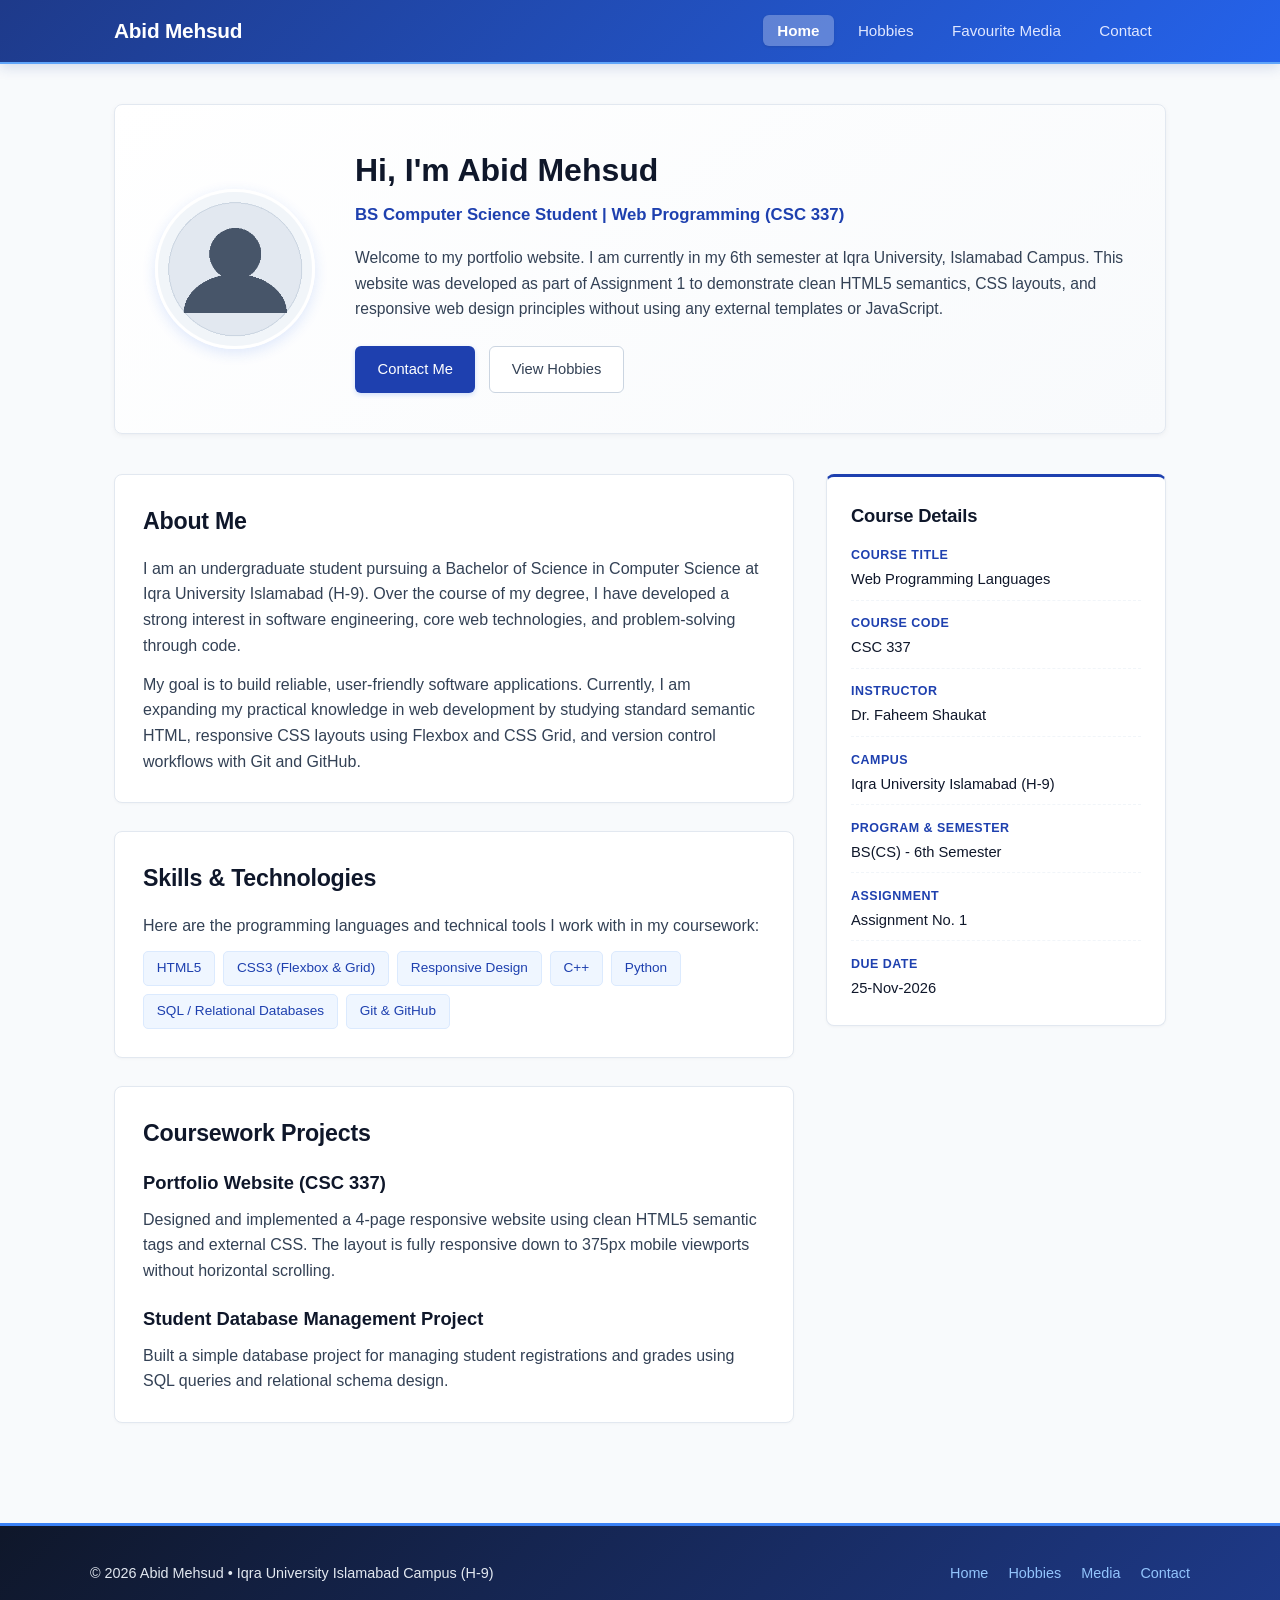
<file: index.html>
<!DOCTYPE html>
<html lang="en">
<head>
  <meta charset="UTF-8">
  <meta name="viewport" content="width=device-width, initial-scale=1.0">
  <meta name="description" content="Portfolio website of Abid Mehsud, BS Computer Science student at Iqra University Islamabad.">
  <meta name="author" content="Abid Mehsud">
  <title>Abid Mehsud - Portfolio</title>
  <link rel="icon" type="image/png" href="images/favicon.png">
  <link rel="stylesheet" href="css/style.css">
</head>
<body>

  <!-- Sticky Header with Flexbox Navigation -->
  <header class="site-header">
    <div class="header-inner">
      <a href="index.html" class="site-logo">Abid Mehsud</a>
      <nav class="main-nav" aria-label="Main Navigation">
        <ul class="nav-list">
          <li><a href="index.html" class="nav-link active">Home</a></li>
          <li><a href="hobbies.html" class="nav-link">Hobbies</a></li>
          <li><a href="media.html" class="nav-link">Favourite Media</a></li>
          <li><a href="contact.html" class="nav-link">Contact</a></li>
        </ul>
      </nav>
    </div>
  </header>

  <!-- Main Content -->
  <main class="main-wrapper">

    <!-- Hero Section -->
    <section class="hero-card">
      <div class="hero-img">
        <img src="images/profile.png" alt="Abid Mehsud Profile Photo" width="160" height="160">
      </div>
      <div class="hero-content">
        <h1>Hi, I'm Abid Mehsud</h1>
        <p class="hero-title">BS Computer Science Student | Web Programming (CSC 337)</p>
        <p class="hero-desc">
          Welcome to my portfolio website. I am currently in my 6th semester at Iqra University, Islamabad Campus. 
          This website was developed as part of Assignment 1 to demonstrate clean HTML5 semantics, CSS layouts, 
          and responsive web design principles without using any external templates or JavaScript.
        </p>
        <div class="hero-buttons">
          <a href="contact.html" class="btn btn-primary">Contact Me</a>
          <a href="hobbies.html" class="btn btn-secondary">View Hobbies</a>
        </div>
      </div>
    </section>

    <!-- Two-Column Layout (Main Articles + Course Details Aside) -->
    <div class="home-columns">
      
      <!-- Primary Column -->
      <div class="primary-col">
        
        <!-- About Me Section -->
        <section class="content-box">
          <h2 class="section-heading">About Me</h2>
          <article>
            <p>
              I am an undergraduate student pursuing a Bachelor of Science in Computer Science at Iqra University Islamabad (H-9). 
              Over the course of my degree, I have developed a strong interest in software engineering, core web technologies, 
              and problem-solving through code.
            </p>
            <p style="margin-top: 0.85rem;">
              My goal is to build reliable, user-friendly software applications. Currently, I am expanding my practical knowledge 
              in web development by studying standard semantic HTML, responsive CSS layouts using Flexbox and CSS Grid, and version 
              control workflows with Git and GitHub.
            </p>
          </article>
        </section>

        <!-- Skills Section -->
        <section class="content-box">
          <h2 class="section-heading">Skills &amp; Technologies</h2>
          <article>
            <p>Here are the programming languages and technical tools I work with in my coursework:</p>
            <div class="skills-list">
              <span class="skill-item">HTML5</span>
              <span class="skill-item">CSS3 (Flexbox &amp; Grid)</span>
              <span class="skill-item">Responsive Design</span>
              <span class="skill-item">C++</span>
              <span class="skill-item">Python</span>
              <span class="skill-item">SQL / Relational Databases</span>
              <span class="skill-item">Git &amp; GitHub</span>
            </div>
          </article>
        </section>

        <!-- Projects Section -->
        <section class="content-box">
          <h2 class="section-heading">Coursework Projects</h2>
          <article style="margin-bottom: 1.25rem;">
            <h3 class="sub-heading">Portfolio Website (CSC 337)</h3>
            <p>
              Designed and implemented a 4-page responsive website using clean HTML5 semantic tags and external CSS. 
              The layout is fully responsive down to 375px mobile viewports without horizontal scrolling.
            </p>
          </article>
          <article>
            <h3 class="sub-heading">Student Database Management Project</h3>
            <p>
              Built a simple database project for managing student registrations and grades using SQL queries 
              and relational schema design.
            </p>
          </article>
        </section>

      </div>

      <!-- Aside Sidebar -->
      <aside class="sidebar-col">
        
        <div class="course-info-card">
          <h2 class="section-heading" style="font-size: 1.15rem; margin-bottom: 1rem;">Course Details</h2>
          
          <div class="info-row">
            <span class="info-label">Course Title</span>
            <span class="info-value">Web Programming Languages</span>
          </div>
          
          <div class="info-row">
            <span class="info-label">Course Code</span>
            <span class="info-value">CSC 337</span>
          </div>

          <div class="info-row">
            <span class="info-label">Instructor</span>
            <span class="info-value">Dr. Faheem Shaukat</span>
          </div>

          <div class="info-row">
            <span class="info-label">Campus</span>
            <span class="info-value">Iqra University Islamabad (H-9)</span>
          </div>

          <div class="info-row">
            <span class="info-label">Program &amp; Semester</span>
            <span class="info-value">BS(CS) - 6th Semester</span>
          </div>

          <div class="info-row">
            <span class="info-label">Assignment</span>
            <span class="info-value">Assignment No. 1</span>
          </div>

          <div class="info-row">
            <span class="info-label">Due Date</span>
            <span class="info-value">25-Nov-2026</span>
          </div>
        </div>

      </aside>

    </div>

  </main>

  <!-- Site Footer -->
  <footer class="site-footer">
    <div class="footer-inner">
      <p>&copy; 2026 Abid Mehsud &bull; Iqra University Islamabad Campus (H-9)</p>
      <ul class="footer-nav">
        <li><a href="index.html">Home</a></li>
        <li><a href="hobbies.html">Hobbies</a></li>
        <li><a href="media.html">Media</a></li>
        <li><a href="contact.html">Contact</a></li>
      </ul>
    </div>
  </footer>

</body>
</html>
</file>
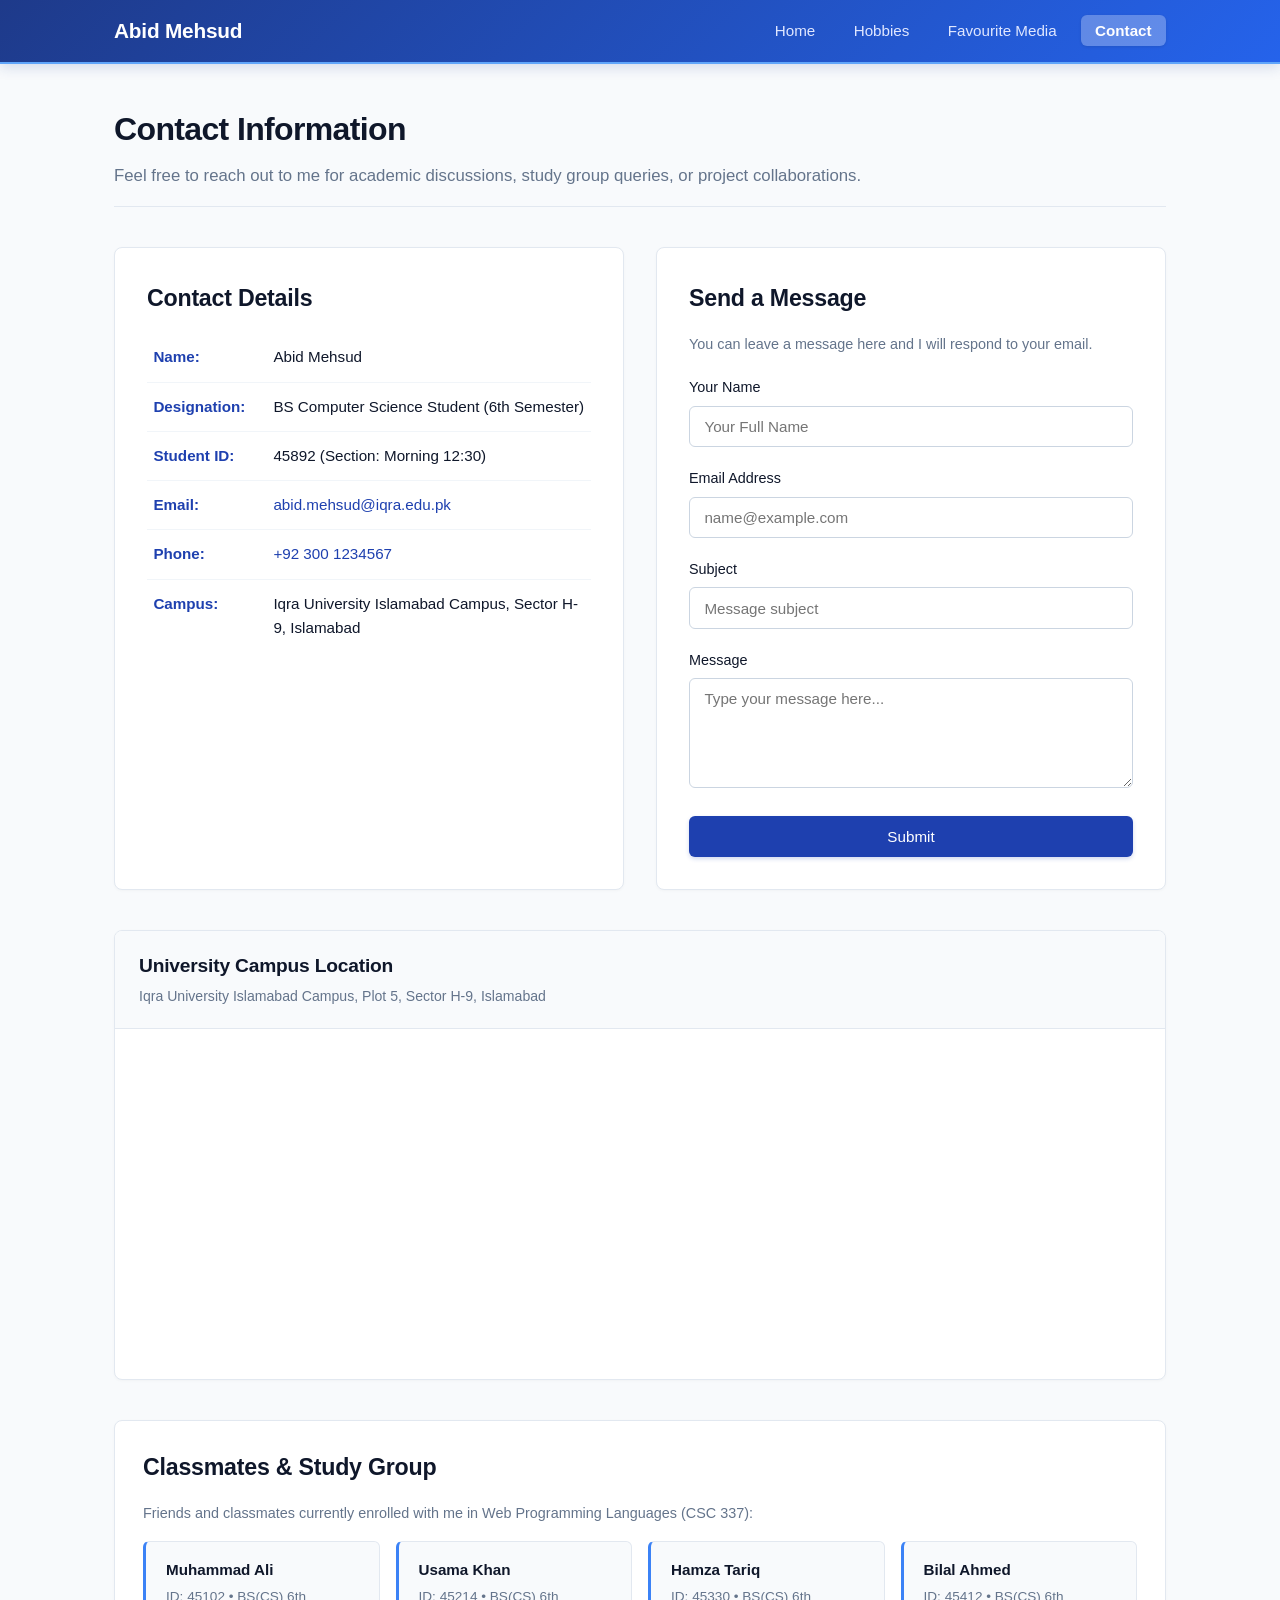
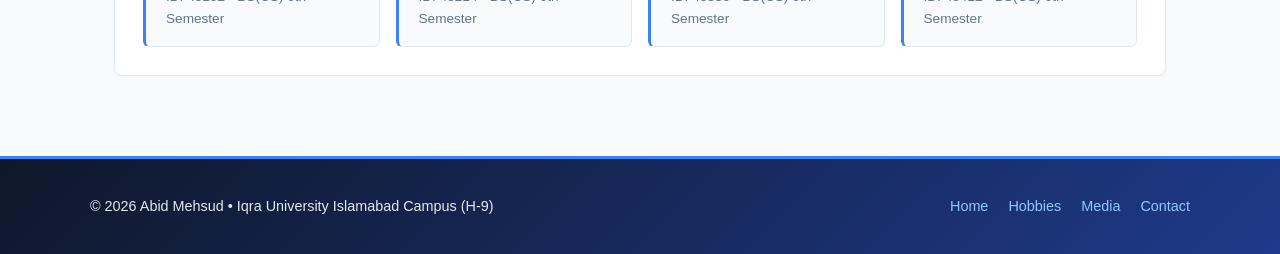
<file: contact.html>
<!DOCTYPE html>
<html lang="en">
<head>
  <meta charset="UTF-8">
  <meta name="viewport" content="width=device-width, initial-scale=1.0">
  <meta name="description" content="Contact Abid Mehsud, BS Computer Science student at Iqra University Islamabad.">
  <meta name="author" content="Abid Mehsud">
  <title>Contact - Abid Mehsud</title>
  <link rel="icon" type="image/png" href="images/favicon.png">
  <link rel="stylesheet" href="css/style.css">
</head>
<body>

  <!-- Sticky Header with Flexbox Navigation -->
  <header class="site-header">
    <div class="header-inner">
      <a href="index.html" class="site-logo">Abid Mehsud</a>
      <nav class="main-nav" aria-label="Main Navigation">
        <ul class="nav-list">
          <li><a href="index.html" class="nav-link">Home</a></li>
          <li><a href="hobbies.html" class="nav-link">Hobbies</a></li>
          <li><a href="media.html" class="nav-link">Favourite Media</a></li>
          <li><a href="contact.html" class="nav-link active">Contact</a></li>
        </ul>
      </nav>
    </div>
  </header>

  <!-- Main Content -->
  <main class="main-wrapper">

    <div class="page-intro">
      <h1>Contact Information</h1>
      <p>Feel free to reach out to me for academic discussions, study group queries, or project collaborations.</p>
    </div>

    <!-- Two-Column Layout: Details on Left, Form on Right -->
    <div class="contact-columns">

      <!-- Left Column: Personal Contact Information -->
      <section class="contact-card">
        <h2 class="section-heading">Contact Details</h2>
        
        <div class="contact-row">
          <span class="contact-label">Name:</span>
          <span class="contact-val">Abid Mehsud</span>
        </div>

        <div class="contact-row">
          <span class="contact-label">Designation:</span>
          <span class="contact-val">BS Computer Science Student (6th Semester)</span>
        </div>

        <div class="contact-row">
          <span class="contact-label">Student ID:</span>
          <span class="contact-val">45892 (Section: Morning 12:30)</span>
        </div>

        <div class="contact-row">
          <span class="contact-label">Email:</span>
          <span class="contact-val"><a href="mailto:abid.mehsud@iqra.edu.pk">abid.mehsud@iqra.edu.pk</a></span>
        </div>

        <div class="contact-row">
          <span class="contact-label">Phone:</span>
          <span class="contact-val"><a href="tel:+923001234567">+92 300 1234567</a></span>
        </div>

        <div class="contact-row">
          <span class="contact-label">Campus:</span>
          <span class="contact-val">Iqra University Islamabad Campus, Sector H-9, Islamabad</span>
        </div>
      </section>

      <!-- Right Column: Contact Form -->
      <section class="contact-card">
        <h2 class="section-heading">Send a Message</h2>
        <p style="color: var(--text-muted); font-size: 0.9rem; margin-bottom: 1.25rem;">
          You can leave a message here and I will respond to your email.
        </p>

        <form action="#" method="post">
          <div class="form-field">
            <label for="contact-name">Your Name</label>
            <input type="text" id="contact-name" name="name" class="form-input" placeholder="Your Full Name" required>
          </div>

          <div class="form-field">
            <label for="contact-email">Email Address</label>
            <input type="email" id="contact-email" name="email" class="form-input" placeholder="name@example.com" required>
          </div>

          <div class="form-field">
            <label for="contact-subject">Subject</label>
            <input type="text" id="contact-subject" name="subject" class="form-input" placeholder="Message subject" required>
          </div>

          <div class="form-field">
            <label for="contact-message">Message</label>
            <textarea id="contact-message" name="message" class="form-input" placeholder="Type your message here..." required></textarea>
          </div>

          <button type="submit" class="btn-form">Submit</button>
        </form>
      </section>

    </div>

    <!-- Embedded Google Map: Iqra University Islamabad Campus (H-9) -->
    <section class="map-box">
      <div class="map-box-header">
        <h2 class="section-heading" style="font-size: 1.2rem; margin-bottom: 0.25rem;">University Campus Location</h2>
        <p style="color: var(--text-muted); font-size: 0.88rem;">Iqra University Islamabad Campus, Plot 5, Sector H-9, Islamabad</p>
      </div>
      <div class="map-wrapper">
        <iframe 
          src="https://www.google.com/maps/embed?pb=!1m18!1m12!1m3!1d3319.4975591321045!2d73.04835697664367!3d33.6766420733003!2m3!1f0!2f0!3f0!3m2!1i1024!2i768!4f13.1!3m3!1m2!1s0x38dfbf9df198f121%3A0x67a33bc5097b6935!2sIqra%20University%2C%20Islamabad%20Campus!5e0!3m2!1sen!2s!4v1700000000000!5m2!1sen!2s" 
          title="Iqra University Islamabad Campus H-9 Location Map" 
          allowfullscreen="" 
          loading="lazy" 
          referrerpolicy="no-referrer-when-downgrade">
        </iframe>
      </div>
    </section>

    <!-- Friends Names and IDs Section -->
    <section class="peers-box">
      <h2 class="section-heading">Classmates &amp; Study Group</h2>
      <p style="color: var(--text-muted); font-size: 0.9rem;">
        Friends and classmates currently enrolled with me in Web Programming Languages (CSC 337):
      </p>

      <div class="peers-grid">
        <article class="peer-item">
          <h4>Muhammad Ali</h4>
          <p>ID: 45102 &bull; BS(CS) 6th Semester</p>
        </article>

        <article class="peer-item">
          <h4>Usama Khan</h4>
          <p>ID: 45214 &bull; BS(CS) 6th Semester</p>
        </article>

        <article class="peer-item">
          <h4>Hamza Tariq</h4>
          <p>ID: 45330 &bull; BS(CS) 6th Semester</p>
        </article>

        <article class="peer-item">
          <h4>Bilal Ahmed</h4>
          <p>ID: 45412 &bull; BS(CS) 6th Semester</p>
        </article>
      </div>
    </section>

  </main>

  <!-- Site Footer -->
  <footer class="site-footer">
    <div class="footer-inner">
      <p>&copy; 2026 Abid Mehsud &bull; Iqra University Islamabad Campus (H-9)</p>
      <ul class="footer-nav">
        <li><a href="index.html">Home</a></li>
        <li><a href="hobbies.html">Hobbies</a></li>
        <li><a href="media.html">Media</a></li>
        <li><a href="contact.html">Contact</a></li>
      </ul>
    </div>
  </footer>

</body>
</html>
</file>
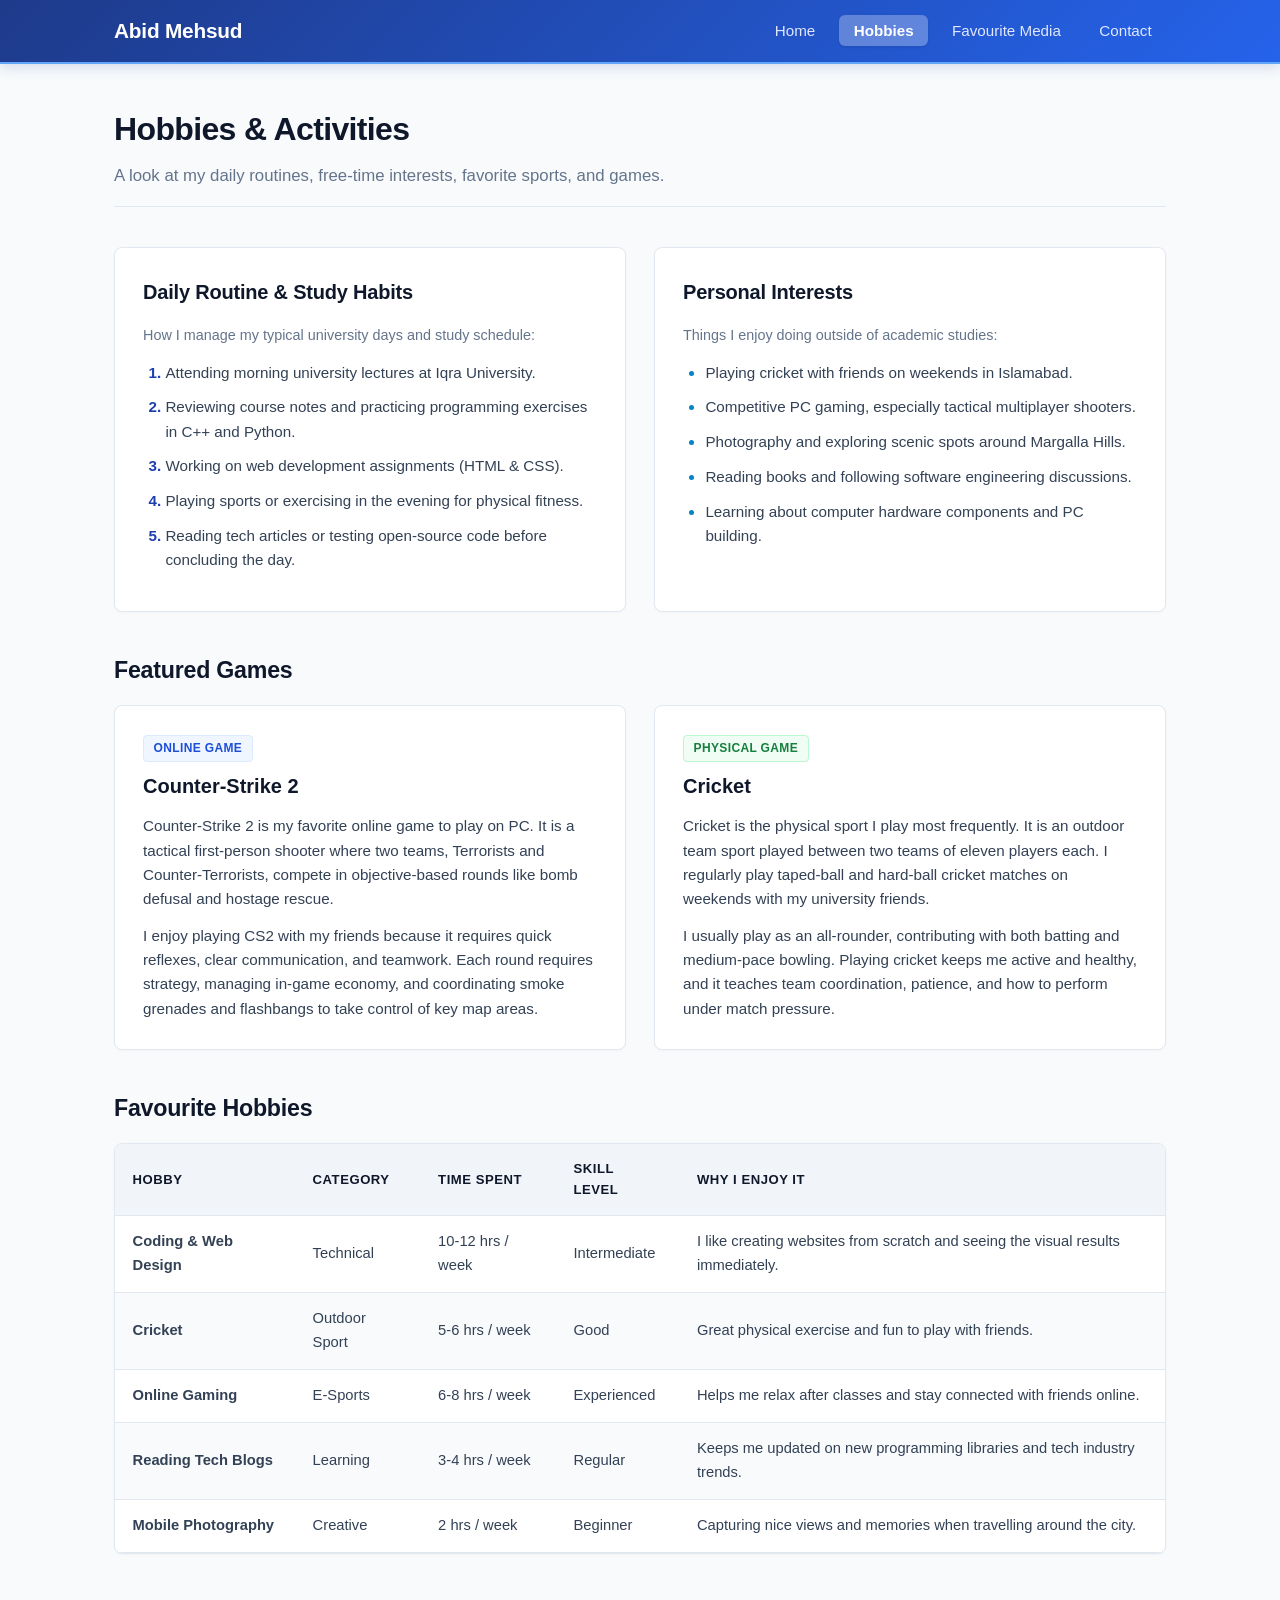
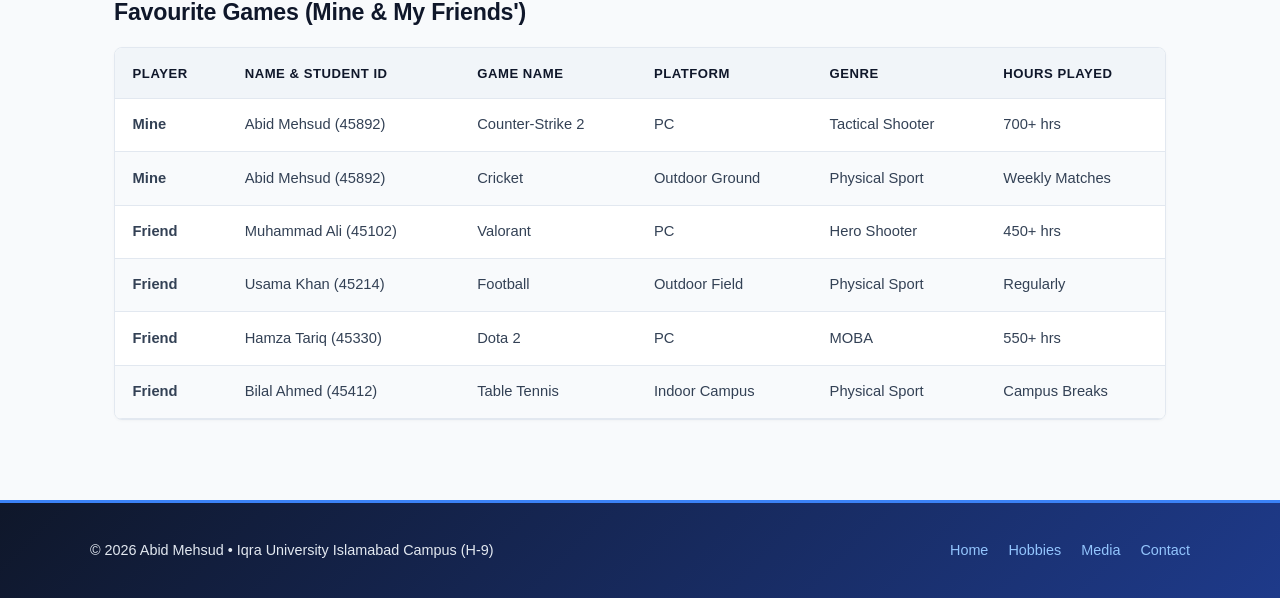
<file: hobbies.html>
<!DOCTYPE html>
<html lang="en">
<head>
  <meta charset="UTF-8">
  <meta name="viewport" content="width=device-width, initial-scale=1.0">
  <meta name="description" content="Hobbies, sports, and gaming interests of Abid Mehsud.">
  <meta name="author" content="Abid Mehsud">
  <title>Hobbies - Abid Mehsud</title>
  <link rel="icon" type="image/png" href="images/favicon.png">
  <link rel="stylesheet" href="css/style.css">
</head>
<body>

  <!-- Sticky Header with Flexbox Navigation -->
  <header class="site-header">
    <div class="header-inner">
      <a href="index.html" class="site-logo">Abid Mehsud</a>
      <nav class="main-nav" aria-label="Main Navigation">
        <ul class="nav-list">
          <li><a href="index.html" class="nav-link">Home</a></li>
          <li><a href="hobbies.html" class="nav-link active">Hobbies</a></li>
          <li><a href="media.html" class="nav-link">Favourite Media</a></li>
          <li><a href="contact.html" class="nav-link">Contact</a></li>
        </ul>
      </nav>
    </div>
  </header>

  <!-- Main Content -->
  <main class="main-wrapper">

    <div class="page-intro">
      <h1>Hobbies &amp; Activities</h1>
      <p>A look at my daily routines, free-time interests, favorite sports, and games.</p>
    </div>

    <!-- Lists Section: One Ordered List and One Unordered List -->
    <div class="lists-grid">
      
      <!-- Ordered List -->
      <section class="list-card">
        <h2 class="section-heading" style="font-size: 1.25rem;">Daily Routine &amp; Study Habits</h2>
        <p style="color: var(--text-muted); font-size: 0.9rem; margin-bottom: 0.5rem;">
          How I manage my typical university days and study schedule:
        </p>
        <ol>
          <li>Attending morning university lectures at Iqra University.</li>
          <li>Reviewing course notes and practicing programming exercises in C++ and Python.</li>
          <li>Working on web development assignments (HTML &amp; CSS).</li>
          <li>Playing sports or exercising in the evening for physical fitness.</li>
          <li>Reading tech articles or testing open-source code before concluding the day.</li>
        </ol>
      </section>

      <!-- Unordered List -->
      <section class="list-card">
        <h2 class="section-heading" style="font-size: 1.25rem;">Personal Interests</h2>
        <p style="color: var(--text-muted); font-size: 0.9rem; margin-bottom: 0.5rem;">
          Things I enjoy doing outside of academic studies:
        </p>
        <ul>
          <li>Playing cricket with friends on weekends in Islamabad.</li>
          <li>Competitive PC gaming, especially tactical multiplayer shooters.</li>
          <li>Photography and exploring scenic spots around Margalla Hills.</li>
          <li>Reading books and following software engineering discussions.</li>
          <li>Learning about computer hardware components and PC building.</li>
        </ul>
      </section>

    </div>

    <!-- Game Descriptions: One Online Game and One Physical Game -->
    <h2 class="section-heading">Featured Games</h2>
    <div class="games-grid">
      
      <!-- Online Game Description -->
      <article class="game-item">
        <span class="game-type">Online Game</span>
        <h3>Counter-Strike 2</h3>
        <p>
          Counter-Strike 2 is my favorite online game to play on PC. It is a tactical first-person shooter where two teams, 
          Terrorists and Counter-Terrorists, compete in objective-based rounds like bomb defusal and hostage rescue.
        </p>
        <p>
          I enjoy playing CS2 with my friends because it requires quick reflexes, clear communication, and teamwork. 
          Each round requires strategy, managing in-game economy, and coordinating smoke grenades and flashbangs to take control 
          of key map areas.
        </p>
      </article>

      <!-- Physical Game Description -->
      <article class="game-item">
        <span class="game-type">Physical Game</span>
        <h3>Cricket</h3>
        <p>
          Cricket is the physical sport I play most frequently. It is an outdoor team sport played between two teams of eleven 
          players each. I regularly play taped-ball and hard-ball cricket matches on weekends with my university friends.
        </p>
        <p>
          I usually play as an all-rounder, contributing with both batting and medium-pace bowling. Playing cricket keeps me 
          active and healthy, and it teaches team coordination, patience, and how to perform under match pressure.
        </p>
      </article>

    </div>

    <!-- Two Styled Tables: Table 1 (Hobbies) and Table 2 (Games) -->
    
    <!-- Table 1: Favourite Hobbies -->
    <h2 class="section-heading">Favourite Hobbies</h2>
    <div class="table-container">
      <table class="data-table">
        <thead>
          <tr>
            <th>Hobby</th>
            <th>Category</th>
            <th>Time Spent</th>
            <th>Skill Level</th>
            <th>Why I Enjoy It</th>
          </tr>
        </thead>
        <tbody>
          <tr>
            <td><strong>Coding &amp; Web Design</strong></td>
            <td>Technical</td>
            <td>10-12 hrs / week</td>
            <td>Intermediate</td>
            <td>I like creating websites from scratch and seeing the visual results immediately.</td>
          </tr>
          <tr>
            <td><strong>Cricket</strong></td>
            <td>Outdoor Sport</td>
            <td>5-6 hrs / week</td>
            <td>Good</td>
            <td>Great physical exercise and fun to play with friends.</td>
          </tr>
          <tr>
            <td><strong>Online Gaming</strong></td>
            <td>E-Sports</td>
            <td>6-8 hrs / week</td>
            <td>Experienced</td>
            <td>Helps me relax after classes and stay connected with friends online.</td>
          </tr>
          <tr>
            <td><strong>Reading Tech Blogs</strong></td>
            <td>Learning</td>
            <td>3-4 hrs / week</td>
            <td>Regular</td>
            <td>Keeps me updated on new programming libraries and tech industry trends.</td>
          </tr>
          <tr>
            <td><strong>Mobile Photography</strong></td>
            <td>Creative</td>
            <td>2 hrs / week</td>
            <td>Beginner</td>
            <td>Capturing nice views and memories when travelling around the city.</td>
          </tr>
        </tbody>
      </table>
    </div>

    <!-- Table 2: Favourite Games (Yours and Your Friends') -->
    <h2 class="section-heading">Favourite Games (Mine &amp; My Friends')</h2>
    <div class="table-container">
      <table class="data-table">
        <thead>
          <tr>
            <th>Player</th>
            <th>Name &amp; Student ID</th>
            <th>Game Name</th>
            <th>Platform</th>
            <th>Genre</th>
            <th>Hours Played</th>
          </tr>
        </thead>
        <tbody>
          <tr>
            <td><strong>Mine</strong></td>
            <td>Abid Mehsud (45892)</td>
            <td>Counter-Strike 2</td>
            <td>PC</td>
            <td>Tactical Shooter</td>
            <td>700+ hrs</td>
          </tr>
          <tr>
            <td><strong>Mine</strong></td>
            <td>Abid Mehsud (45892)</td>
            <td>Cricket</td>
            <td>Outdoor Ground</td>
            <td>Physical Sport</td>
            <td>Weekly Matches</td>
          </tr>
          <tr>
            <td><strong>Friend</strong></td>
            <td>Muhammad Ali (45102)</td>
            <td>Valorant</td>
            <td>PC</td>
            <td>Hero Shooter</td>
            <td>450+ hrs</td>
          </tr>
          <tr>
            <td><strong>Friend</strong></td>
            <td>Usama Khan (45214)</td>
            <td>Football</td>
            <td>Outdoor Field</td>
            <td>Physical Sport</td>
            <td>Regularly</td>
          </tr>
          <tr>
            <td><strong>Friend</strong></td>
            <td>Hamza Tariq (45330)</td>
            <td>Dota 2</td>
            <td>PC</td>
            <td>MOBA</td>
            <td>550+ hrs</td>
          </tr>
          <tr>
            <td><strong>Friend</strong></td>
            <td>Bilal Ahmed (45412)</td>
            <td>Table Tennis</td>
            <td>Indoor Campus</td>
            <td>Physical Sport</td>
            <td>Campus Breaks</td>
          </tr>
        </tbody>
      </table>
    </div>

  </main>

  <!-- Site Footer -->
  <footer class="site-footer">
    <div class="footer-inner">
      <p>&copy; 2026 Abid Mehsud &bull; Iqra University Islamabad Campus (H-9)</p>
      <ul class="footer-nav">
        <li><a href="index.html">Home</a></li>
        <li><a href="hobbies.html">Hobbies</a></li>
        <li><a href="media.html">Media</a></li>
        <li><a href="contact.html">Contact</a></li>
      </ul>
    </div>
  </footer>

</body>
</html>
</file>
<file: css/style.css>
/* ==========================================================================
   CSC 337: Web Programming Languages - Assignment 1
   Student: Abid Mehsud (BSCS 6th Semester, Iqra University Islamabad)
   External Stylesheet: css/style.css
   Pure CSS (Flexbox, CSS Grid, Positioning, Responsive Design)
   ========================================================================== */

/* --------------------------------------------------------------------------
   1. Theme Variables & Base Settings
   -------------------------------------------------------------------------- */
:root {
  --primary: #1e40af;           /* Professional Blue */
  --primary-hover: #1d4ed8;
  --text-dark: #0f172a;         /* Main Headings */
  --text-body: #334155;         /* Body Text */
  --text-muted: #64748b;        /* Subtitles & Meta */
  --bg-page: #f8fafc;           /* Light Page Background */
  --bg-surface: #ffffff;        /* Cards & Containers */
  --border-light: #e2e8f0;      /* Clean subtle border */
  --border-focus: #2563eb;
  --table-header: #f1f5f9;
  --table-alt: #f8fafc;
  --table-hover: #e2e8f0;       /* Natural clean hover */
  --radius: 8px;
  --font-family: -apple-system, BlinkMacSystemFont, "Segoe UI", Roboto, "Helvetica Neue", Arial, sans-serif;
}

/* --------------------------------------------------------------------------
   2. Reset & Box Sizing
   -------------------------------------------------------------------------- */
*, *::before, *::after {
  box-sizing: border-box;
  margin: 0;
  padding: 0;
}

html {
  font-family: var(--font-family);
  font-size: 16px;
  line-height: 1.6;
  color: var(--text-body);
  background-color: var(--bg-page);
  scroll-behavior: smooth;
}

body {
  min-height: 100vh;
  display: flex;
  flex-direction: column;
  overflow-x: hidden;
  width: 100%;
}

img, iframe {
  max-width: 100%;
  display: block;
}

a {
  color: var(--primary);
  text-decoration: none;
  transition: color 0.15s ease;
}

a:hover {
  text-decoration: underline;
}

/* --------------------------------------------------------------------------
   3. Sticky Header & Flexbox Navigation (Colorful & Modern)
   -------------------------------------------------------------------------- */
.site-header {
  position: sticky;
  top: 0;
  z-index: 1000;
  background: linear-gradient(135deg, #1e3a8a 0%, #2563eb 100%);
  border-bottom: 2px solid #60a5fa;
  box-shadow: 0 4px 12px rgba(30, 58, 138, 0.15);
}

.header-inner {
  max-width: 1100px;
  margin: 0 auto;
  padding: 0.9rem 1.5rem;
  display: flex;
  justify-content: space-between;
  align-items: center;
}

.site-logo {
  font-size: 1.3rem;
  font-weight: 700;
  color: #ffffff;
  text-decoration: none;
  letter-spacing: -0.01em;
  transition: opacity 0.2s ease;
}

.site-logo:hover {
  opacity: 0.9;
  color: #ffffff;
  text-decoration: none;
}

/* Flexbox Navigation */
.main-nav {
  display: flex;
  align-items: center;
}

.nav-list {
  display: flex;
  list-style: none;
  gap: 0.6rem;
  align-items: center;
}

.nav-link {
  color: #e0e7ff;
  font-size: 0.95rem;
  font-weight: 500;
  padding: 0.45rem 0.9rem;
  border-radius: 6px;
  text-decoration: none;
  transition: all 0.2s ease;
}

.nav-link:hover {
  color: #ffffff;
  background-color: rgba(255, 255, 255, 0.18);
  text-decoration: none;
}

.nav-link.active {
  color: #ffffff;
  background-color: rgba(255, 255, 255, 0.28);
  font-weight: 600;
  box-shadow: 0 1px 3px rgba(0, 0, 0, 0.1);
}

/* --------------------------------------------------------------------------
   4. Page Containers & Natural Typography (No Colored Heading Lines)
   -------------------------------------------------------------------------- */
.main-wrapper {
  flex: 1 0 auto;
  max-width: 1100px;
  width: 100%;
  margin: 0 auto;
  padding: 2.5rem 1.5rem;
}

.page-intro {
  margin-bottom: 2.5rem;
  padding-bottom: 1rem;
  border-bottom: 1px solid var(--border-light);
}

.page-intro h1 {
  font-size: 2rem;
  font-weight: 700;
  color: var(--text-dark);
  letter-spacing: -0.02em;
  margin-bottom: 0.5rem;
}

.page-intro p {
  font-size: 1.05rem;
  color: var(--text-muted);
}

/* Natural Headings: Clean, No lines underneath */
h2.section-heading {
  font-size: 1.45rem;
  font-weight: 700;
  color: var(--text-dark);
  margin-bottom: 1rem;
  letter-spacing: -0.01em;
}

h3.sub-heading {
  font-size: 1.15rem;
  font-weight: 600;
  color: var(--text-dark);
  margin-bottom: 0.6rem;
}

/* --------------------------------------------------------------------------
   5. Home Page Styles (Clean & Tasteful Card Design)
   -------------------------------------------------------------------------- */
.hero-card {
  display: flex;
  align-items: center;
  gap: 2.5rem;
  background: linear-gradient(145deg, #ffffff 0%, #f8fafc 100%);
  border: 1px solid #e2e8f0;
  border-radius: var(--radius);
  padding: 2.5rem;
  margin-bottom: 2.5rem;
  box-shadow: 0 2px 6px rgba(15, 23, 42, 0.04), 0 1px 3px rgba(15, 23, 42, 0.02);
}

.hero-img {
  flex: 0 0 160px;
}

.hero-img img {
  width: 160px;
  height: 160px;
  border-radius: 50%;
  object-fit: cover;
  border: 3px solid #ffffff;
  box-shadow: 0 4px 14px rgba(37, 99, 235, 0.14);
}

.hero-content {
  flex: 1 1 auto;
}

.hero-content h1 {
  font-size: 2rem;
  font-weight: 700;
  color: var(--text-dark);
  margin-bottom: 0.35rem;
}

.hero-title {
  font-size: 1.05rem;
  font-weight: 600;
  color: var(--primary);
  margin-bottom: 1rem;
}

.hero-desc {
  font-size: 0.98rem;
  color: var(--text-body);
  line-height: 1.65;
  margin-bottom: 1.5rem;
}

.hero-buttons {
  display: flex;
  gap: 0.85rem;
}

.btn {
  display: inline-block;
  padding: 0.65rem 1.35rem;
  font-size: 0.92rem;
  font-weight: 500;
  border-radius: 6px;
  text-decoration: none;
  cursor: pointer;
  transition: all 0.2s ease;
  border: 1px solid transparent;
}

.btn-primary {
  background-color: var(--primary);
  color: #ffffff;
  box-shadow: 0 2px 5px rgba(37, 99, 235, 0.2);
}

.btn-primary:hover {
  background-color: var(--primary-hover);
  color: #ffffff;
  text-decoration: none;
  transform: translateY(-1px);
  box-shadow: 0 4px 8px rgba(37, 99, 235, 0.25);
}

.btn-secondary {
  background-color: #ffffff;
  color: var(--text-body);
  border-color: #cbd5e1;
}

.btn-secondary:hover {
  background-color: #f8fafc;
  border-color: #94a3b8;
  color: var(--text-dark);
  text-decoration: none;
  transform: translateY(-1px);
}

/* Home Two Column Content */
.home-columns {
  display: grid;
  grid-template-columns: 2fr 1fr;
  gap: 2rem;
  margin-bottom: 2rem;
}

.content-box {
  background-color: var(--bg-surface);
  border: 1px solid #e2e8f0;
  border-radius: var(--radius);
  padding: 1.75rem;
  margin-bottom: 1.75rem;
  box-shadow: 0 1px 3px rgba(15, 23, 42, 0.03);
  transition: box-shadow 0.2s ease;
}

.content-box:hover {
  box-shadow: 0 4px 10px rgba(15, 23, 42, 0.05);
}

.skills-list {
  display: flex;
  flex-wrap: wrap;
  gap: 0.5rem;
  margin-top: 0.75rem;
}

.skill-item {
  background-color: #eff6ff;
  color: #1e40af;
  font-size: 0.85rem;
  font-weight: 500;
  padding: 0.35rem 0.8rem;
  border-radius: 5px;
  border: 1px solid #dbeafe;
  transition: all 0.15s ease;
}

.skill-item:hover {
  background-color: #dbeafe;
  color: #1e3a8a;
  transform: translateY(-1px);
}

/* Aside Course Card */
.course-info-card {
  background-color: var(--bg-surface);
  border: 1px solid #e2e8f0;
  border-top: 3px solid var(--primary);
  border-radius: var(--radius);
  padding: 1.5rem;
  box-shadow: 0 1px 3px rgba(15, 23, 42, 0.04);
}

.info-row {
  margin-bottom: 0.85rem;
  padding-bottom: 0.5rem;
  border-bottom: 1px dashed #f1f5f9;
}

.info-row:last-child {
  margin-bottom: 0;
  padding-bottom: 0;
  border-bottom: none;
}

.info-label {
  display: block;
  font-size: 0.78rem;
  font-weight: 600;
  color: var(--primary);
  text-transform: uppercase;
  letter-spacing: 0.04em;
}

.info-value {
  font-size: 0.92rem;
  color: var(--text-dark);
  font-weight: 500;
}

/* --------------------------------------------------------------------------
   6. Hobbies Page Styles (Lists, Games, Tables)
   -------------------------------------------------------------------------- */
.lists-grid {
  display: grid;
  grid-template-columns: 1fr 1fr;
  gap: 1.75rem;
  margin-bottom: 2.5rem;
}

.list-card {
  background-color: var(--bg-surface);
  border: 1px solid #e2e8f0;
  border-radius: var(--radius);
  padding: 1.75rem;
  box-shadow: 0 1px 3px rgba(15, 23, 42, 0.03);
  transition: box-shadow 0.2s ease, transform 0.2s ease;
}

.list-card:hover {
  box-shadow: 0 4px 10px rgba(15, 23, 42, 0.05);
}

.list-card ol, .list-card ul {
  padding-left: 1.4rem;
  margin-top: 0.85rem;
}

.list-card li {
  margin-bottom: 0.65rem;
  font-size: 0.95rem;
  color: var(--text-body);
  line-height: 1.6;
}

.list-card ol li::marker {
  color: var(--primary);
  font-weight: 600;
}

.list-card ul li::marker {
  color: #0284c7;
}

.games-grid {
  display: grid;
  grid-template-columns: 1fr 1fr;
  gap: 1.75rem;
  margin-bottom: 2.5rem;
}

.game-item {
  background-color: var(--bg-surface);
  border: 1px solid #e2e8f0;
  border-radius: var(--radius);
  padding: 1.75rem;
  box-shadow: 0 1px 3px rgba(15, 23, 42, 0.03);
  transition: transform 0.2s ease, box-shadow 0.2s ease;
}

.game-item:hover {
  transform: translateY(-2px);
  box-shadow: 0 4px 12px rgba(15, 23, 42, 0.06);
}

.game-type {
  display: inline-block;
  font-size: 0.75rem;
  font-weight: 600;
  text-transform: uppercase;
  color: #1d4ed8;
  background-color: #eff6ff;
  border: 1px solid #dbeafe;
  padding: 0.2rem 0.6rem;
  border-radius: 4px;
  margin-bottom: 0.5rem;
  letter-spacing: 0.03em;
}

.game-item:nth-child(2) .game-type {
  color: #15803d;
  background-color: #f0fdf4;
  border-color: #bbf7d0;
}

.game-item h3 {
  font-size: 1.25rem;
  color: var(--text-dark);
  margin-bottom: 0.75rem;
}

.game-item p {
  font-size: 0.95rem;
  color: var(--text-body);
  line-height: 1.6;
  margin-bottom: 0.75rem;
}

.game-item p:last-child {
  margin-bottom: 0;
}

/* Clean Styled Tables */
.table-container {
  width: 100%;
  overflow-x: auto;
  background-color: var(--bg-surface);
  border: 1px solid #e2e8f0;
  border-radius: var(--radius);
  margin-bottom: 2.5rem;
  box-shadow: 0 1px 3px rgba(15, 23, 42, 0.03);
}

.data-table {
  width: 100%;
  border-collapse: collapse;
  text-align: left;
  font-size: 0.92rem;
}

.data-table thead th {
  background-color: #f1f5f9;
  color: var(--text-dark);
  font-weight: 600;
  padding: 0.9rem 1.1rem;
  border-bottom: 1px solid #e2e8f0;
  font-size: 0.82rem;
  text-transform: uppercase;
  letter-spacing: 0.04em;
}

.data-table tbody td {
  padding: 0.9rem 1.1rem;
  border-bottom: 1px solid #e2e8f0;
  color: var(--text-body);
}

.data-table tbody tr:nth-child(even) {
  background-color: #f8fafc;
}

/* Table Hover Effect (Requirement) */
.data-table tbody tr:hover {
  background-color: #eff6ff !important;
  cursor: pointer;
  transition: background-color 0.15s ease;
}

/* --------------------------------------------------------------------------
   7. Favourite Media Page (CSS Grid Two-Column Layout)
   -------------------------------------------------------------------------- */
.media-layout-grid {
  display: grid;
  grid-template-columns: 1fr 1fr;
  gap: 2rem;
  margin-bottom: 2.5rem;
}

.media-col {
  display: flex;
  flex-direction: column;
  gap: 1.75rem;
}

/* Social Card */
.post-card {
  background-color: var(--bg-surface);
  border: 1px solid #e2e8f0;
  border-left: 3px solid #2563eb;
  border-radius: var(--radius);
  padding: 1.5rem;
  box-shadow: 0 1px 3px rgba(15, 23, 42, 0.03);
}

.post-meta {
  display: flex;
  justify-content: space-between;
  margin-bottom: 0.75rem;
}

.post-author {
  font-weight: 600;
  color: var(--text-dark);
  font-size: 0.95rem;
}

.post-date {
  color: var(--text-muted);
  font-size: 0.85rem;
}

.post-content {
  font-size: 0.93rem;
  color: var(--text-body);
  line-height: 1.55;
  margin-bottom: 0.75rem;
}

.post-tags {
  color: var(--primary);
  font-size: 0.85rem;
  font-weight: 500;
}

/* Image Figures */
.media-box {
  background-color: var(--bg-surface);
  border: 1px solid #e2e8f0;
  border-radius: var(--radius);
  overflow: hidden;
  box-shadow: 0 1px 3px rgba(15, 23, 42, 0.03);
}

.media-box img {
  width: 100%;
  height: auto;
  transition: transform 0.25s ease;
}

.media-box:hover img {
  transform: scale(1.01);
}

.media-box figcaption {
  padding: 0.85rem 1rem;
  font-size: 0.85rem;
  color: var(--text-muted);
  border-top: 1px solid #e2e8f0;
  background-color: #fafafa;
}

/* Embedded YouTube Videos */
.video-item {
  background-color: var(--bg-surface);
  border: 1px solid #e2e8f0;
  border-radius: var(--radius);
  overflow: hidden;
  box-shadow: 0 1px 3px rgba(15, 23, 42, 0.03);
  transition: transform 0.2s ease, box-shadow 0.2s ease;
}

.video-item:hover {
  transform: translateY(-2px);
  box-shadow: 0 4px 10px rgba(15, 23, 42, 0.06);
}

.video-frame {
  position: relative;
  width: 100%;
  padding-bottom: 56.25%; /* 16:9 */
  height: 0;
  background-color: #000;
}

.video-frame iframe {
  position: absolute;
  top: 0;
  left: 0;
  width: 100%;
  height: 100%;
  border: 0;
}

.video-details {
  padding: 1rem 1.25rem;
}

.video-details h4 {
  font-size: 0.98rem;
  color: var(--text-dark);
  margin-bottom: 0.25rem;
  font-weight: 600;
}

.video-details p {
  font-size: 0.85rem;
  color: var(--text-muted);
}

/* --------------------------------------------------------------------------
   8. Contact Page Styles
   -------------------------------------------------------------------------- */
.contact-columns {
  display: grid;
  grid-template-columns: 1fr 1fr;
  gap: 2rem;
  margin-bottom: 2.5rem;
}

.contact-card {
  background-color: var(--bg-surface);
  border: 1px solid #e2e8f0;
  border-radius: var(--radius);
  padding: 2rem;
  box-shadow: 0 1px 3px rgba(15, 23, 42, 0.03);
}

.contact-row {
  display: flex;
  padding: 0.75rem 0.4rem;
  border-bottom: 1px solid #f1f5f9;
  font-size: 0.95rem;
  transition: background-color 0.15s ease;
}

.contact-row:hover {
  background-color: #f8fafc;
}

.contact-row:last-child {
  border-bottom: none;
  padding-bottom: 0;
}

.contact-label {
  width: 120px;
  font-weight: 600;
  color: var(--primary);
  flex-shrink: 0;
}

.contact-val {
  color: var(--text-dark);
}

/* Styled Form Fields */
.form-field {
  margin-bottom: 1.25rem;
}

.form-field label {
  display: block;
  font-size: 0.9rem;
  font-weight: 500;
  color: var(--text-dark);
  margin-bottom: 0.4rem;
}

.form-input {
  width: 100%;
  padding: 0.7rem 0.9rem;
  font-family: inherit;
  font-size: 0.95rem;
  color: var(--text-dark);
  background-color: #ffffff;
  border: 1px solid #cbd5e1;
  border-radius: 6px;
  transition: border-color 0.2s ease, box-shadow 0.2s ease;
}

.form-input:focus {
  outline: none;
  border-color: #2563eb;
  box-shadow: 0 0 0 3px rgba(37, 99, 235, 0.12);
}

textarea.form-input {
  min-height: 110px;
  resize: vertical;
}

.btn-form {
  width: 100%;
  padding: 0.75rem;
  background-color: var(--primary);
  color: #ffffff;
  border: none;
  border-radius: 6px;
  font-size: 0.95rem;
  font-weight: 500;
  cursor: pointer;
  transition: all 0.2s ease;
  box-shadow: 0 2px 4px rgba(30, 64, 175, 0.2);
}

.btn-form:hover {
  background-color: var(--primary-hover);
  transform: translateY(-1px);
  box-shadow: 0 4px 8px rgba(30, 64, 175, 0.25);
}

/* Google Map */
.map-box {
  background-color: var(--bg-surface);
  border: 1px solid #e2e8f0;
  border-radius: var(--radius);
  overflow: hidden;
  margin-bottom: 2.5rem;
  box-shadow: 0 1px 3px rgba(15, 23, 42, 0.03);
}

.map-box-header {
  padding: 1.25rem 1.5rem;
  border-bottom: 1px solid #e2e8f0;
  background-color: #f8fafc;
}

.map-wrapper {
  width: 100%;
  height: 350px;
}

.map-wrapper iframe {
  width: 100%;
  height: 100%;
  border: 0;
}

/* Peer Students List */
.peers-box {
  background-color: var(--bg-surface);
  border: 1px solid #e2e8f0;
  border-radius: var(--radius);
  padding: 1.75rem;
  margin-bottom: 2.5rem;
  box-shadow: 0 1px 3px rgba(15, 23, 42, 0.03);
}

.peers-grid {
  display: grid;
  grid-template-columns: repeat(auto-fit, minmax(220px, 1fr));
  gap: 1rem;
  margin-top: 1rem;
}

.peer-item {
  background-color: #f8fafc;
  border: 1px solid #e2e8f0;
  border-left: 3px solid #3b82f6;
  border-radius: 6px;
  padding: 1rem 1.25rem;
  transition: transform 0.2s ease, box-shadow 0.2s ease, background-color 0.2s ease;
}

.peer-item:hover {
  background-color: #ffffff;
  transform: translateY(-2px);
  box-shadow: 0 3px 8px rgba(15, 23, 42, 0.05);
}

.peer-item h4 {
  font-size: 0.95rem;
  color: var(--text-dark);
  margin-bottom: 0.25rem;
}

.peer-item p {
  font-size: 0.85rem;
  color: var(--text-muted);
}

/* --------------------------------------------------------------------------
   9. Footer (Colorful & Polished)
   -------------------------------------------------------------------------- */
.site-footer {
  background: linear-gradient(135deg, #0f172a 0%, #1e3a8a 100%);
  border-top: 3px solid #3b82f6;
  padding: 2.25rem 1.5rem;
  margin-top: auto;
  color: #cbd5e1;
}

.footer-inner {
  max-width: 1100px;
  margin: 0 auto;
  display: flex;
  justify-content: space-between;
  align-items: center;
  font-size: 0.9rem;
}

.footer-inner p {
  color: #e2e8f0;
}

.footer-nav {
  display: flex;
  gap: 1.25rem;
  list-style: none;
}

.footer-nav a {
  color: #93c5fd;
  text-decoration: none;
  transition: color 0.2s ease;
}

.footer-nav a:hover {
  color: #ffffff;
  text-decoration: underline;
}

/* --------------------------------------------------------------------------
   10. Responsive Design (Strictly No Horizontal Scroll at 375px)
   -------------------------------------------------------------------------- */
@media screen and (max-width: 768px) {
  .header-inner {
    flex-direction: column;
    gap: 0.85rem;
    align-items: flex-start;
  }

  .nav-list {
    gap: 1rem;
  }

  .hero-card {
    flex-direction: column;
    text-align: center;
    padding: 2rem 1.5rem;
    gap: 1.5rem;
  }

  .hero-buttons {
    justify-content: center;
  }

  .home-columns,
  .lists-grid,
  .games-grid,
  .media-layout-grid,
  .contact-columns {
    grid-template-columns: 1fr;
  }

  .footer-inner {
    flex-direction: column;
    gap: 1rem;
    text-align: center;
  }
}

/* Specific 375px Mobile Viewport */
@media screen and (max-width: 480px) {
  html, body {
    overflow-x: hidden;
    width: 100%;
  }

  .main-wrapper {
    padding: 1.5rem 1rem;
  }

  .page-intro h1 {
    font-size: 1.6rem;
  }

  .hero-card {
    padding: 1.5rem 1rem;
  }

  .hero-content h1 {
    font-size: 1.5rem;
  }

  .hero-buttons {
    flex-direction: column;
  }

  .btn {
    text-align: center;
  }

  .contact-row {
    flex-direction: column;
    gap: 0.2rem;
  }

  .contact-label {
    width: auto;
  }

  .map-wrapper {
    height: 250px;
  }
}
</file>
